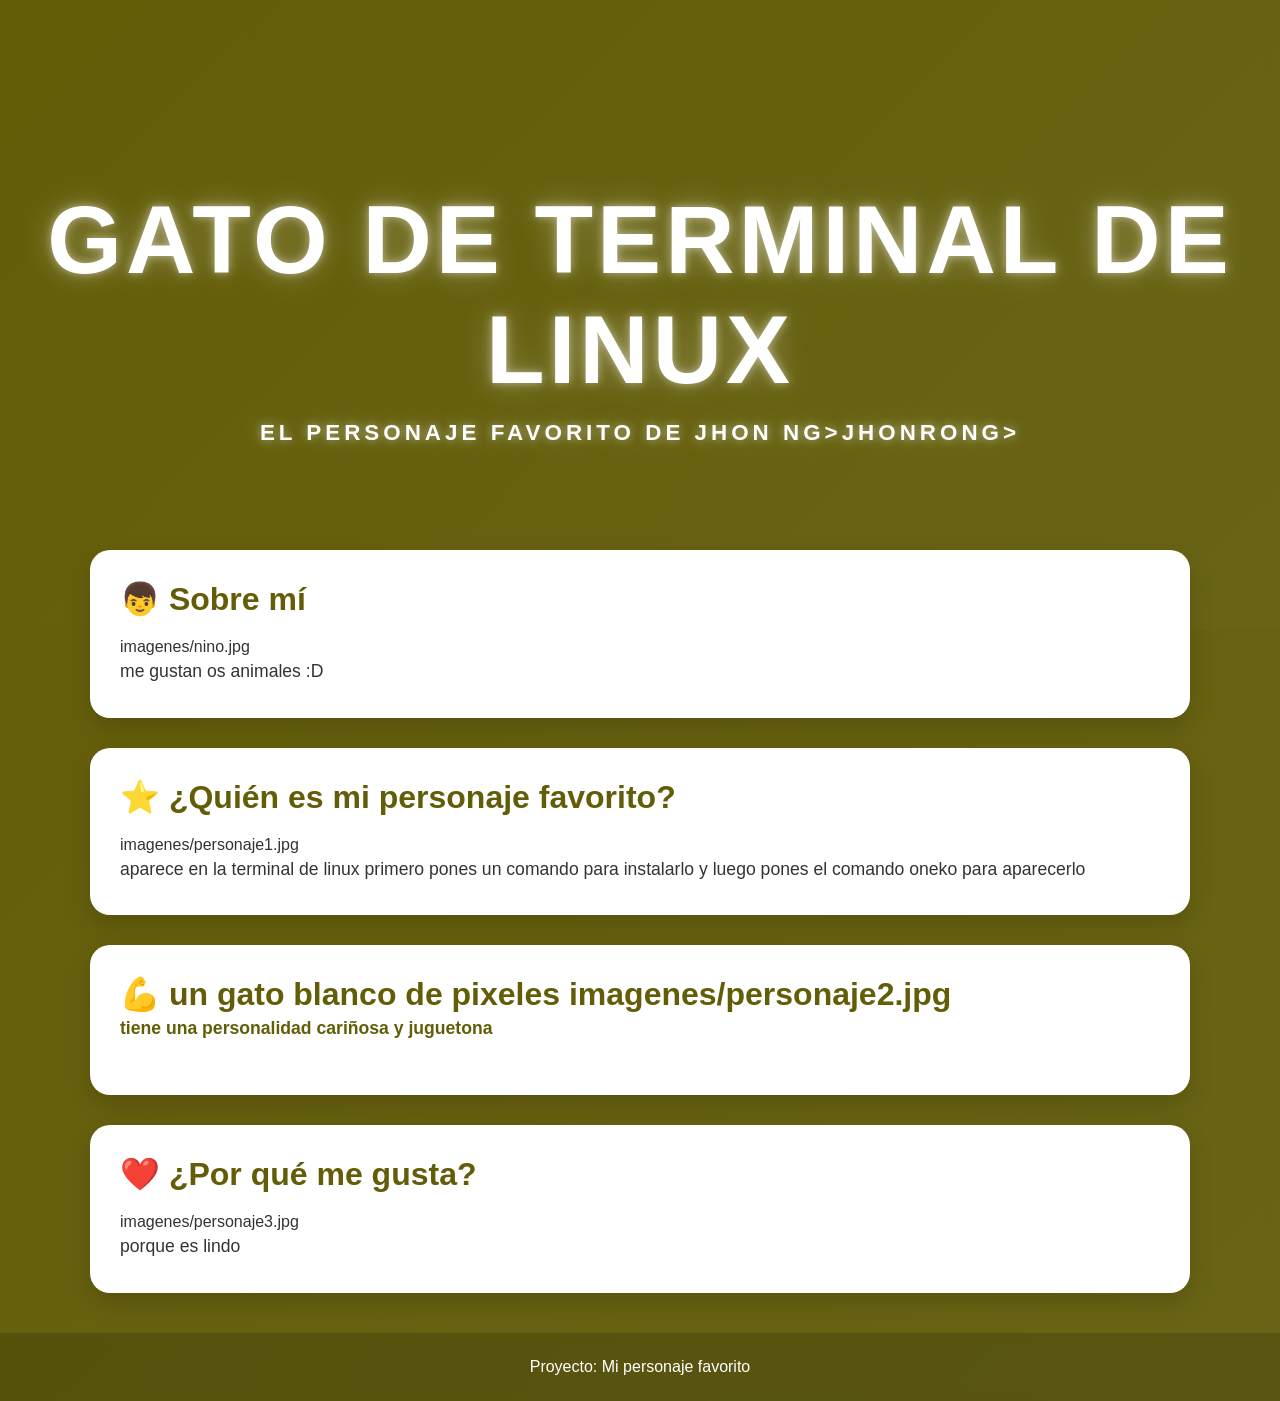
<file: docs/personajeFavorito/index.html>
<!DOCTYPE html>
<html lang="es">

<head>
    <meta charset="UTF-8">
    <meta name="viewport" content="width=device-width, initial-scale=1.0">
    <title>[Nombre del Personaje]</title>
    <link rel="stylesheet" href="style.css">
</head>

<body>

    <header class="hero">
        <div class="hero-content">
            <h1>gato de terminal de linux
            <p>El personaje favorito de jhon ng>jhonrong></p>
        </div>
    </header>

    <main>

        <section class="card">
            <h2>👦 Sobre mí</h2>
            imagenes/nino.jpg

            <p>
                me gustan os animales :D
            </p>
        </section>

        <section class="card">
            <h2>⭐ ¿Quién es mi personaje favorito?</h2>
            imagenes/personaje1.jpg

            <p>
                aparece en la terminal de linux primero pones un comando para instalarlo 
                y luego pones el comando oneko para aparecerlo
            </p>
        </section>

        <section class="card">
            <h2>💪 un gato blanco de pixeles
            imagenes/personaje2.jpg

            <p>
                tiene una personalidad cariñosa y juguetona
            </p>
        </section>

        <section class="card">
            <h2>❤️ ¿Por qué me gusta?</h2>
            imagenes/personaje3.jpg

            <p>
                porque es lindo
                
            </p>
        </section>

    </main>

    <footer>
        <p>Proyecto: Mi personaje favorito</p>
    </footer>

</body>

</html>
</file>
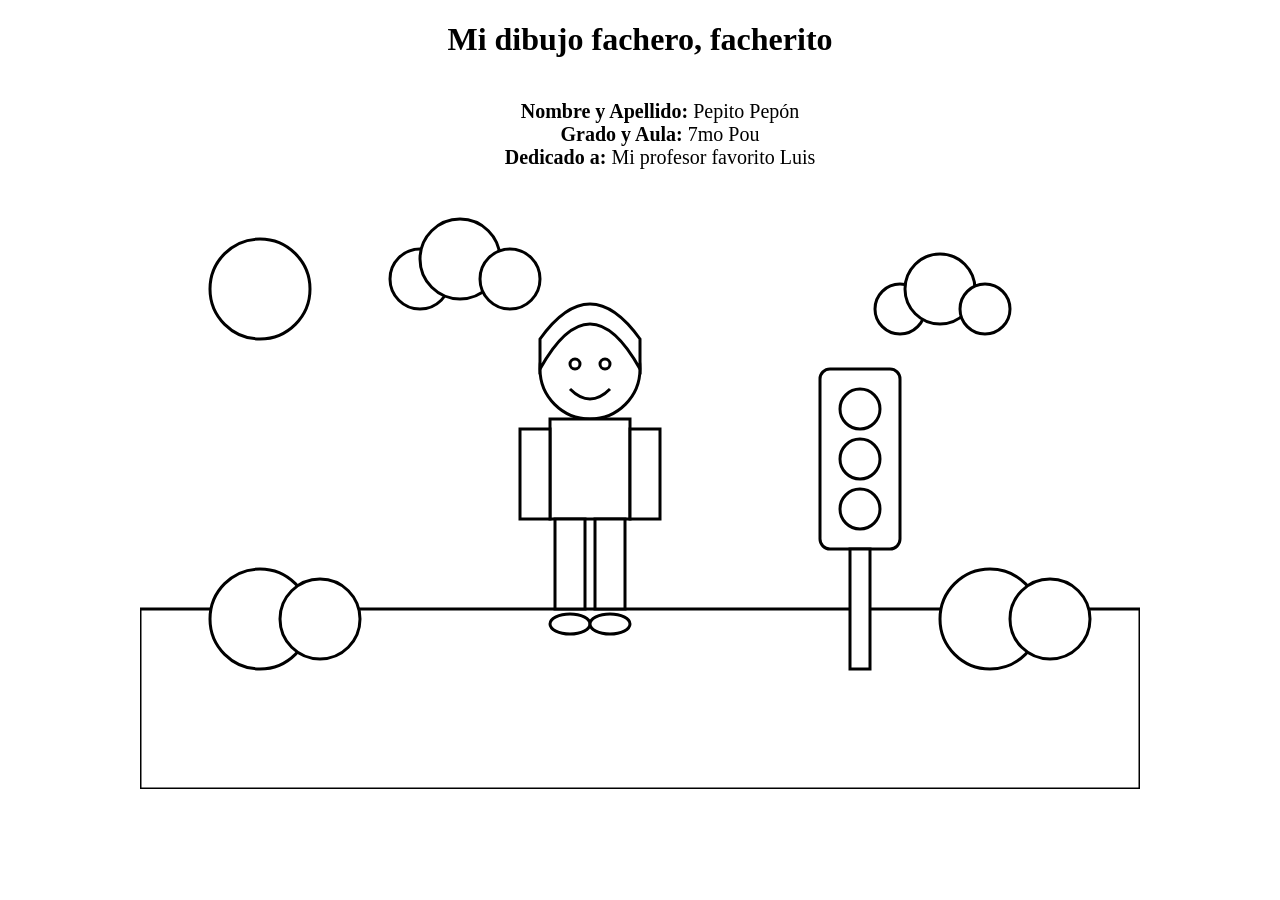
<file: docs/semaforoRGB/index.html>
<!DOCTYPE html>
<html lang="es">
<head>
    <meta charset="UTF-8">
    <title>Dibujo para colorear</title>
    <link rel="stylesheet" href="estilos.css">
</head>
<body>
<h1>Mi dibujo fachero, facherito</h1>
<ul>
  <li><strong>Nombre y Apellido:</strong> Pepito Pepón</li>
  <li><strong>Grado y Aula:</strong> 7mo Pou</li>
  <li><strong>Dedicado a:</strong> Mi profesor favorito Luis</li>
</ul>
<svg viewBox="0 0 1000 600" class="dibujo cielo">

    <!-- Sol -->
    <circle class="sol" cx="120" cy="100" r="50"/>

    <!-- Nubes -->
    <g class="nube">
        <circle class="nube-cuerpo" cx="280" cy="90" r="30"/>
        <circle class="nube-cuerpo" cx="320" cy="70" r="40"/>
        <circle class="nube-cuerpo" cx="370" cy="90" r="30"/>
    </g>

    <g class="nube">
        <circle class="nube-cuerpo" cx="760" cy="120" r="25"/>
        <circle class="nube-cuerpo" cx="800" cy="100" r="35"/>
        <circle class="nube-cuerpo" cx="845" cy="120" r="25"/>
    </g>

    <!-- Césped -->
    <rect class="cesped" x="0" y="420" width="1000" height="180"/>

    <!-- Arbustos -->
    <circle class="arbusto" cx="120" cy="430" r="50"/>
    <circle class="arbusto" cx="180" cy="430" r="40"/>

    <circle class="arbusto" cx="850" cy="430" r="50"/>
    <circle class="arbusto" cx="910" cy="430" r="40"/>

    <!-- Semáforo -->
    <g class="semaforo">

        <rect class="cuerpo-semaforo"
              x="680"
              y="180"
              width="80"
              height="180"
              rx="10"/>

        <circle class="luz-roja"
                cx="720"
                cy="220"
                r="20"/>

        <circle class="luz-amarilla"
                cx="720"
                cy="270"
                r="20"/>

        <circle class="luz-verde"
                cx="720"
                cy="320"
                r="20"/>

        <rect class="palo-semaforo"
              x="710"
              y="360"
              width="20"
              height="120"/>

    </g>

    <!-- Persona -->

    <!-- Cabeza -->
    <circle class="piel"
            cx="450"
            cy="180"
            r="50"/>

    <!-- Cabello -->
    <path class="cabello"
          d="M400 180
             Q450 90 500 180
             L500 150
             Q450 80 400 150 Z"/>

    <!-- Ojos -->
    <circle class="ojo"
            cx="435"
            cy="175"
            r="5"/>

    <circle class="ojo"
            cx="465"
            cy="175"
            r="5"/>

    <!-- Sonrisa -->
    <path class="boca"
          d="M430 200 Q450 220 470 200"/>

    <!-- Polo -->
    <rect class="polo"
          x="410"
          y="230"
          width="80"
          height="100"/>

    <!-- Brazos -->
    <rect class="piel"
          x="380"
          y="240"
          width="30"
          height="90"/>

    <rect class="piel"
          x="490"
          y="240"
          width="30"
          height="90"/>

    <!-- Pantalón -->
    <rect class="pantalon"
          x="415"
          y="330"
          width="30"
          height="90"/>

    <rect class="pantalon"
          x="455"
          y="330"
          width="30"
          height="90"/>

    <!-- Zapatos -->
    <ellipse class="zapato"
             cx="430"
             cy="435"
             rx="20"
             ry="10"/>

    <ellipse class="zapato"
             cx="470"
             cy="435"
             rx="20"
             ry="10"/>

</svg>

</body>
</html>
</file>
<file: docs/personajeFavorito/style.css>
/*======================================
  PALETA DE COLORES
======================================*/
:root {
    --color-primario: #635d08;
    --color-secundario: #696415;
}

/*======================================
  CONFIGURACIÓN GENERAL
======================================*/
* {
    margin: 0;
    padding: 0;
    box-sizing: border-box;
}

body {
    font-family: "Segoe UI", Arial, sans-serif;

    background: linear-gradient(
        135deg,
        var(--color-primario),
        var(--color-secundario)
    );

    min-height: 100vh;
    color: #333;
}

/*======================================
  HERO
======================================*/
.hero {
    height: 70vh;

    display: flex;
    justify-content: center;
    align-items: center;

    text-align: center;

    background: linear-gradient(
        135deg,
        var(--color-primario),
        var(--color-secundario)
    );

    color: white;
}

.hero-content {
    animation: aparecer 1.5s ease;
}

.hero h1 {
    font-size: clamp(3rem, 8vw, 6rem);
    letter-spacing: 4px;
    text-transform: uppercase;

    text-shadow:
        0 0 10px rgba(255,255,255,.5),
        0 0 30px rgba(255,255,255,.3);

    animation: flotar 3s ease-in-out infinite;
}

.hero p {
    font-size: 1.4rem;
    margin-top: 15px;
}

/*======================================
  CONTENEDOR
======================================*/
main {
    width: 90%;
    max-width: 1100px;

    margin: -80px auto 40px;
}

/*======================================
  TARJETAS
======================================*/
.card {
    background: white;

    margin-bottom: 30px;
    padding: 30px;

    border-radius: 20px;

    box-shadow: 0 10px 25px rgba(0,0,0,.15);

    transition: .3s;
}

.card:hover {
    transform: translateY(-8px);
}

.card h2 {
    color: var(--color-primario);
    margin-bottom: 20px;
    font-size: 2rem;
}

.card img {
    width: 100%;
    max-width: 450px;

    display: block;
    margin: 20px auto;

    border-radius: 15px;

    transition: .4s;
}

.card img:hover {
    transform: scale(1.05);
}

.card p {
    font-size: 1.1rem;
    line-height: 1.8;
}

/*======================================
  FOOTER
======================================*/
footer {
    text-align: center;

    padding: 25px;

    color: white;

    background: rgba(0,0,0,.15);

    backdrop-filter: blur(5px);
}

/*======================================
  ANIMACIONES
======================================*/
@keyframes aparecer {
    from {
        opacity: 0;
        transform: translateY(40px);
    }

    to {
        opacity: 1;
        transform: translateY(0);
    }
}

@keyframes flotar {
    0% {
        transform: translateY(0);
    }

    50% {
        transform: translateY(-10px);
    }

    100% {
        transform: translateY(0);
    }
}

/*======================================
  RESPONSIVE
======================================*/
@media (max-width: 768px) {

    .hero {
        height: 55vh;
    }

    .hero p {
        font-size: 1rem;
    }

    .card {
        padding: 20px;
    }

    .card h2 {
        font-size: 1.5rem;
    }
}
</file>
<file: docs/semaforoRGB/estilos.css>
body{
    margin:0;
    display:flex;
    justify-content:center;
    background:white;
    flex-direction: column;
    align-items: center;

}
h1 {
  text-align: center;
}
ul {
  list-style-type: none;
  display: flex;
  flex-direction: column;
  align-items: center;
  font-size: 20px;
}
.dibujo{
    width:1000px;
}

.cielo,
.sol,
.nube-cuerpo,
.cesped,
.arbusto,
.cuerpo-semaforo,
.luz-roja,
.luz-amarilla,
.luz-verde,
.palo-semaforo,
.piel,
.cabello,
.ojo,
.polo,
.pantalon,
.zapato{
    fill:white;
    stroke:black;
    stroke-width:3;
}
</file>
